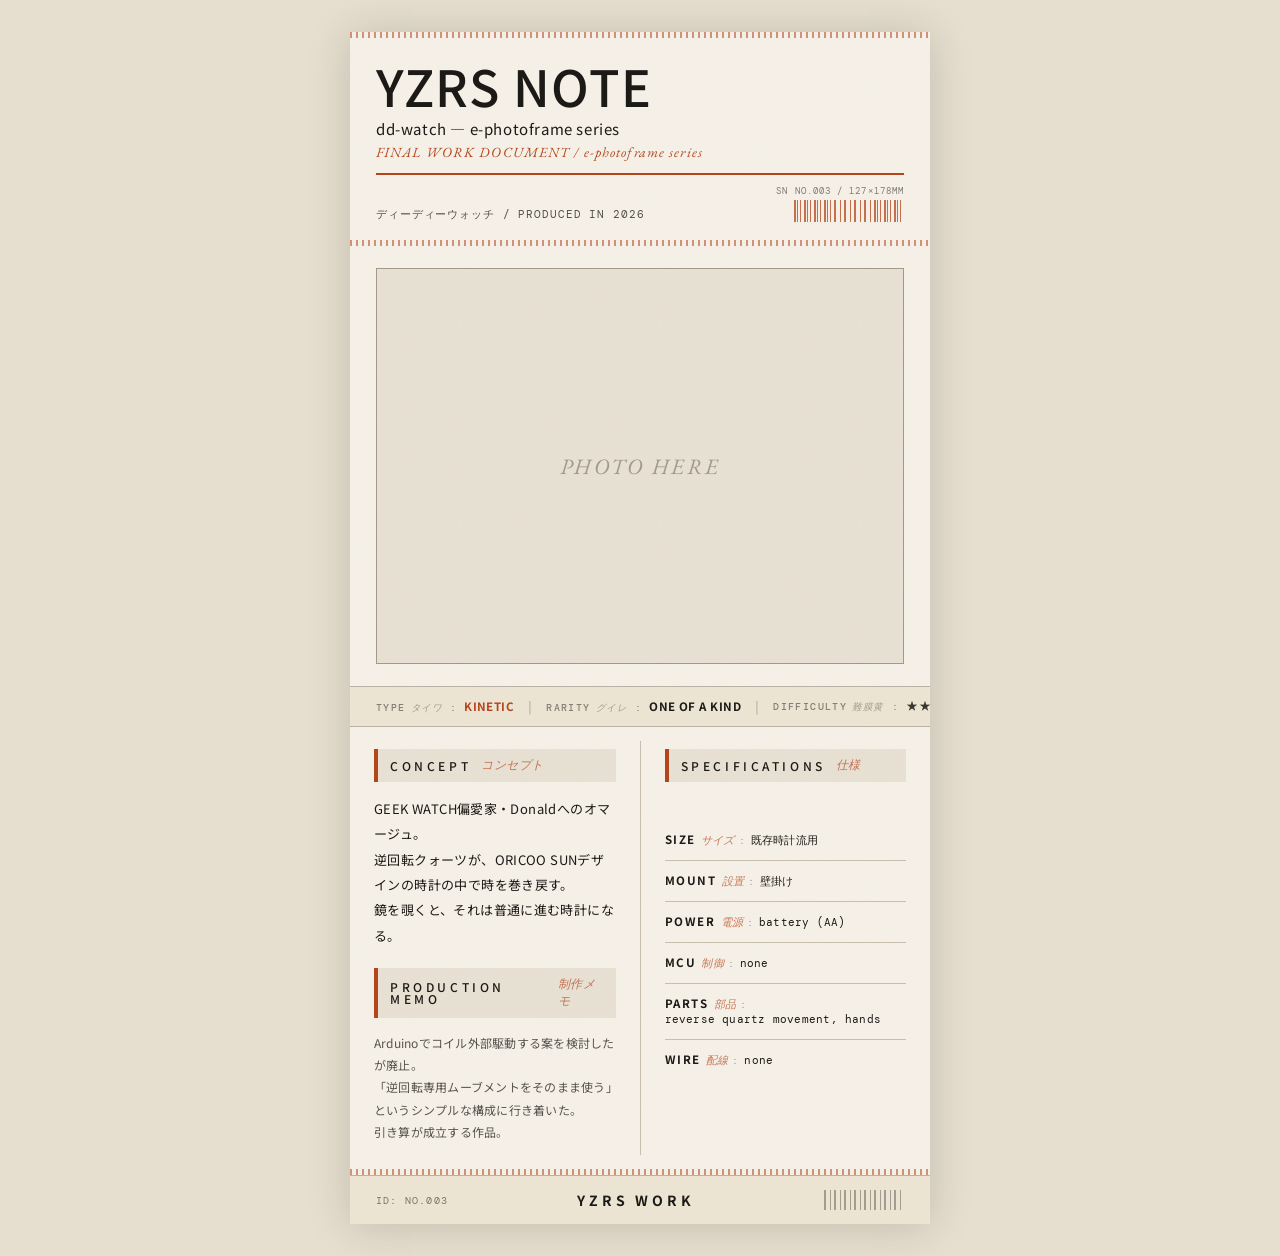
<file: archive/yzrs-note-dd-watch-preview.html>
<!DOCTYPE html>
<html lang="ja">
<head>
<meta charset="UTF-8">
<meta name="viewport" content="width=device-width, initial-scale=1.0">
<title>YZRS NOTE — dd-watch</title>
<link rel="preconnect" href="https://fonts.googleapis.com">
<link rel="preconnect" href="https://fonts.gstatic.com" crossorigin>
<link rel="stylesheet" href="https://fonts.googleapis.com/css2?family=DM+Mono:wght@400;500&family=EB+Garamond:ital,wght@1,400&family=Noto+Sans+JP:wght@400;500;700&display=swap">
<style>
:root {
  --f-jp:    'Noto Sans JP', 'Hiragino Kaku Gothic ProN', 'Yu Gothic', sans-serif;
  --f-serif: 'EB Garamond', 'Times New Roman', serif;
  --f-mono:  'DM Mono', ui-monospace, 'SFMono-Regular', Menlo, monospace;
  --c-ink:         #1c1a16;
  --c-paper:       #f0ebe3;
  --c-paper2:      #e8e1d4;
  --c-white:       #f6f1e8;
  --c-gray:        #a39a8a;
  --c-border:      #c8bfae;
  --c-muted:       #6f675b;
  --c-accent:      #b5451b;
  --c-accent-deep: #8e3514;
  --bar-bg:   #ede5d4;
  --bar-fg:   #1c1a16;
  --bar-soft: rgba(28,26,22,.5);
  --bar-rule: rgba(58,52,44,.28);
}
* { box-sizing: border-box; margin: 0; padding: 0; }
body {
  background: #e6dfd0;
  font-family: var(--f-mono);
  min-height: 100vh;
  display: flex;
  align-items: center;
  justify-content: center;
  padding: 32px 24px;
  color: var(--c-ink);
}
@media print {
  body { padding: 0; background: white; }
  .page { box-shadow: none !important; width: 148mm; }
  @page { size: A5 portrait; margin: 0; }
}
.page {
  width: 100%;
  max-width: 580px;
  background: var(--c-white);
  display: flex;
  flex-direction: column;
  position: relative;
  overflow: hidden;
  box-shadow: 0 2px 40px rgba(40,28,16,.18);
}
.page::after {
  content: '';
  position: absolute;
  inset: 0;
  background-image: url("data:image/svg+xml,%3Csvg xmlns='http://www.w3.org/2000/svg' width='200' height='200'%3E%3Cfilter id='n'%3E%3CfeTurbulence type='fractalNoise' baseFrequency='0.8' numOctaves='4' stitchTiles='stitch'/%3E%3C/filter%3E%3Crect width='200' height='200' filter='url(%23n)' opacity='0.04'/%3E%3C/svg%3E");
  pointer-events: none;
  z-index: 99;
  mix-blend-mode: multiply;
}
.ruler-dot {
  height: 6px;
  background: repeating-linear-gradient(90deg, var(--c-accent) 0, var(--c-accent) 2px, transparent 2px, transparent 6px);
  opacity: .55;
  flex-shrink: 0;
}
.header { padding: 24px 26px 18px; background: var(--c-white); }
.logo { font-family: var(--f-jp); font-weight: 500; font-size: clamp(34px, 8.5vw, 50px); color: var(--c-ink); line-height: .92; letter-spacing: .03em; display: block; }
.header-title-jp { font-family: var(--f-jp); font-weight: 400; font-size: clamp(12px, 3vw, 15px); color: var(--c-ink); letter-spacing: .04em; line-height: 1.4; margin-top: 10px; }
.header-title-en { font-family: var(--f-serif); font-style: italic; font-size: clamp(11px, 2.8vw, 14px); color: var(--c-accent); letter-spacing: .08em; margin-top: 4px; }
.header-meta { display: flex; justify-content: space-between; align-items: flex-end; margin-top: 12px; padding-top: 10px; border-top: 2px solid var(--c-accent); }
.meta-year { font-family: var(--f-mono); font-size: 11px; color: var(--c-ink); opacity: .75; letter-spacing: .08em; text-transform: uppercase; }
.meta-sn { display: flex; flex-direction: column; align-items: flex-end; gap: 3px; }
.sn-text { font-family: var(--f-mono); font-size: 9px; color: var(--c-ink); opacity: .55; letter-spacing: .12em; text-transform: uppercase; }
.barcode { width: 110px; height: 22px; background: repeating-linear-gradient(90deg, var(--c-accent) 0, var(--c-accent) 2px, transparent 2px, transparent 3.5px, var(--c-accent) 3.5px, var(--c-accent) 4px, transparent 4px, transparent 6px, var(--c-accent) 6px, var(--c-accent) 7px, transparent 7px, transparent 10px); opacity: .75; }
.visual-wrap { padding: 22px 26px; background: var(--c-white); }
.visual-box { width: 100%; aspect-ratio: 4/3; background: var(--c-paper2); border: 1.5px solid var(--c-gray); display: flex; align-items: center; justify-content: center; overflow: hidden; position: relative; }
.visual-box img { width: 100%; height: 100%; object-fit: cover; display: block; }
.photo-placeholder { font-family: var(--f-serif); font-style: italic; font-size: clamp(16px, 4vw, 22px); color: var(--c-gray); letter-spacing: .12em; }
.status-bar { background: var(--bar-bg); border-top: 1px solid var(--bar-rule); border-bottom: 1px solid var(--bar-rule); display: flex; align-items: center; padding: 0 26px; min-height: 40px; flex-shrink: 0; }
.status-item { display: flex; align-items: baseline; gap: 5px; white-space: nowrap; padding: 11px 0; }
.status-pipe { color: var(--bar-rule); font-family: var(--f-mono); font-size: 13px; padding: 0 12px; line-height: 1; }
.s-key { font-family: var(--f-mono); font-weight: 500; font-size: 10px; color: var(--bar-soft); letter-spacing: .14em; text-transform: uppercase; }
.s-ruby-inline { font-family: var(--f-serif); font-style: italic; font-size: 9.5px; color: var(--bar-soft); opacity: .7; letter-spacing: .05em; }
.s-colon { font-family: var(--f-mono); font-size: 10px; color: var(--bar-soft); padding: 0 3px; }
.s-val { font-family: var(--f-jp); font-weight: 700; font-size: 11.5px; color: var(--bar-fg); letter-spacing: .04em; text-transform: uppercase; }
.status-item.type-item .s-val { color: var(--c-accent); }
.stars-val { font-size: 12px; color: var(--bar-fg); opacity: .85; letter-spacing: 1px; }
.stars-val .dim { opacity: .3; }
.body { display: grid; grid-template-columns: 1fr 1px 1fr; background: var(--c-white); flex: 1; }
.col-divider { background: var(--c-border); width: 1px; margin: 14px 0; }
.col-left, .col-right { padding: 22px 24px 26px; display: flex; flex-direction: column; gap: 20px; }
.sec-header { display: flex; align-items: center; background: var(--c-paper2); border-left: 4px solid var(--c-accent); padding: 8px 12px; margin-bottom: 14px; }
.sec-title { font-family: var(--f-jp); font-weight: 500; font-size: 12px; color: var(--c-ink); letter-spacing: .3em; line-height: 1; }
.sec-ruby { font-family: var(--f-serif); font-style: italic; font-size: 12px; color: var(--c-accent); opacity: .7; letter-spacing: .04em; margin-left: 10px; }
.concept-text { font-family: var(--f-jp); font-weight: 400; font-size: 13px; line-height: 1.95; color: var(--c-ink); letter-spacing: .03em; }
.memo-section { margin-top: auto; display: flex; flex-direction: column; }
.memo-text { font-family: var(--f-jp); font-weight: 400; font-size: 12px; line-height: 1.85; color: var(--c-ink); opacity: .72; letter-spacing: .02em; }
.spec-list { margin-top: 4px; display: flex; flex-direction: column; }
.spec-item { padding: 11px 0; border-bottom: 1px solid var(--c-border); display: flex; align-items: baseline; flex-wrap: wrap; }
.spec-item:last-child { border-bottom: none; }
.spec-key { font-family: var(--f-jp); font-weight: 700; font-size: 11.5px; color: var(--c-ink); letter-spacing: .14em; text-transform: uppercase; margin-right: 5px; }
.spec-key-ruby { font-family: var(--f-serif); font-style: italic; font-size: 11px; color: var(--c-accent); opacity: .7; margin-right: 4px; letter-spacing: .02em; }
.spec-colon { font-family: var(--f-mono); font-size: 10px; color: var(--c-ink); opacity: .4; margin-right: 6px; }
.spec-val { font-family: var(--f-mono); font-size: 11px; color: var(--c-ink); line-height: 1.45; letter-spacing: .02em; }
.footer { background: var(--bar-bg); border-top: 1px solid var(--bar-rule); padding: 14px 26px; display: grid; grid-template-columns: auto 1fr auto; align-items: center; gap: 12px; flex-shrink: 0; }
.footer-id { font-family: var(--f-mono); font-size: 10px; color: var(--bar-fg); opacity: .55; letter-spacing: .12em; text-transform: uppercase; }
.footer-brand { font-family: var(--f-jp); font-weight: 700; font-size: 14px; color: var(--bar-fg); letter-spacing: .28em; text-align: center; text-transform: uppercase; }
.footer-barcode { width: 80px; height: 20px; background: repeating-linear-gradient(90deg, var(--bar-fg) 0, var(--bar-fg) 2px, transparent 2px, transparent 3.5px, var(--bar-fg) 3.5px, var(--bar-fg) 4px, transparent 4px, transparent 6px, var(--bar-fg) 6px, var(--bar-fg) 7px, transparent 7px, transparent 10px); opacity: .35; }
@media (max-width: 480px) {
  body { padding: 8px; }
  .logo { font-size: 34px; }
  .body { grid-template-columns: 1fr; }
  .col-divider { display: none; }
  .col-right { border-top: 1px solid var(--c-border); }
  .status-bar { flex-wrap: wrap; padding: 0 16px; }
  .status-pipe { padding: 0 6px; }
  .header, .visual-wrap, .col-left, .col-right, .footer { padding-left: 18px; padding-right: 18px; }
}
</style>
</head>
<body>

<div class="page">

  <div class="ruler-dot"></div>

  <div class="header">
    <span class="logo">YZRS NOTE</span>
    <div class="header-title-jp">dd-watch — e-photoframe series</div>
    <div class="header-title-en">FINAL WORK DOCUMENT / e-photoframe series</div>
    <div class="header-meta">
      <div class="meta-year">ディーディーウォッチ / PRODUCED IN 2026</div>
      <div class="meta-sn">
        <span class="sn-text">SN No.003 / 127×178mm</span>
        <div class="barcode"></div>
      </div>
    </div>
  </div>

  <div class="ruler-dot"></div>

  <div class="visual-wrap">
    <div class="visual-box">
      <span class="photo-placeholder">PHOTO HERE</span>
    </div>
  </div>

  <div class="status-bar">
    <div class="status-item type-item">
      <span class="s-key">TYPE</span>
      <span class="s-ruby-inline">タイワ</span>
      <span class="s-colon">:</span>
      <span class="s-val">kinetic</span>
    </div>
    <span class="status-pipe">|</span>
    <div class="status-item">
      <span class="s-key">RARITY</span>
      <span class="s-ruby-inline">グイレ</span>
      <span class="s-colon">:</span>
      <span class="s-val">one of a kind</span>
    </div>
    <span class="status-pipe">|</span>
    <div class="status-item">
      <span class="s-key">DIFFICULTY</span>
      <span class="s-ruby-inline">難膜黄</span>
      <span class="s-colon">:</span>
      <span class="stars-val">★★<span class="dim">★★★</span></span>
    </div>
  </div>

  <div class="body">

    <div class="col-left">
      <div>
        <div class="sec-header">
          <span class="sec-title">CONCEPT</span>
          <span class="sec-ruby">コンセプト</span>
        </div>
        <div class="concept-text">GEEK WATCH偏愛家・Donaldへのオマージュ。<br>逆回転クォーツが、ORICOO SUNデザインの時計の中で時を巻き戻す。<br>鏡を覗くと、それは普通に進む時計になる。</div>
      </div>
      <div class="memo-section">
        <div class="sec-header">
          <span class="sec-title">PRODUCTION MEMO</span>
          <span class="sec-ruby">制作メモ</span>
        </div>
        <div class="memo-text">Arduinoでコイル外部駆動する案を検討したが廃止。<br>「逆回転専用ムーブメントをそのまま使う」というシンプルな構成に行き着いた。<br>引き算が成立する作品。</div>
      </div>
    </div>

    <div class="col-divider"></div>

    <div class="col-right">
      <div class="sec-header">
        <span class="sec-title">SPECIFICATIONS</span>
        <span class="sec-ruby">仕様</span>
      </div>
      <div class="spec-list">
        <div class="spec-item">
          <span class="spec-key">SIZE</span>
          <span class="spec-key-ruby">サイズ</span>
          <span class="spec-colon">:</span>
          <span class="spec-val">既存時計流用</span>
        </div>
        <div class="spec-item">
          <span class="spec-key">MOUNT</span>
          <span class="spec-key-ruby">設置</span>
          <span class="spec-colon">:</span>
          <span class="spec-val">壁掛け</span>
        </div>
        <div class="spec-item">
          <span class="spec-key">POWER</span>
          <span class="spec-key-ruby">電源</span>
          <span class="spec-colon">:</span>
          <span class="spec-val">battery (AA)</span>
        </div>
        <div class="spec-item">
          <span class="spec-key">MCU</span>
          <span class="spec-key-ruby">制御</span>
          <span class="spec-colon">:</span>
          <span class="spec-val">none</span>
        </div>
        <div class="spec-item">
          <span class="spec-key">PARTS</span>
          <span class="spec-key-ruby">部品</span>
          <span class="spec-colon">:</span>
          <span class="spec-val">reverse quartz movement, hands</span>
        </div>
        <div class="spec-item">
          <span class="spec-key">WIRE</span>
          <span class="spec-key-ruby">配線</span>
          <span class="spec-colon">:</span>
          <span class="spec-val">none</span>
        </div>
      </div>
    </div>

  </div><!-- /body -->

  <div class="ruler-dot"></div>

  <div class="footer">
    <div class="footer-id">ID: No.003</div>
    <div class="footer-brand">YZRS WORK</div>
    <div class="footer-barcode"></div>
  </div>

</div>

</body>
</html>
</file>
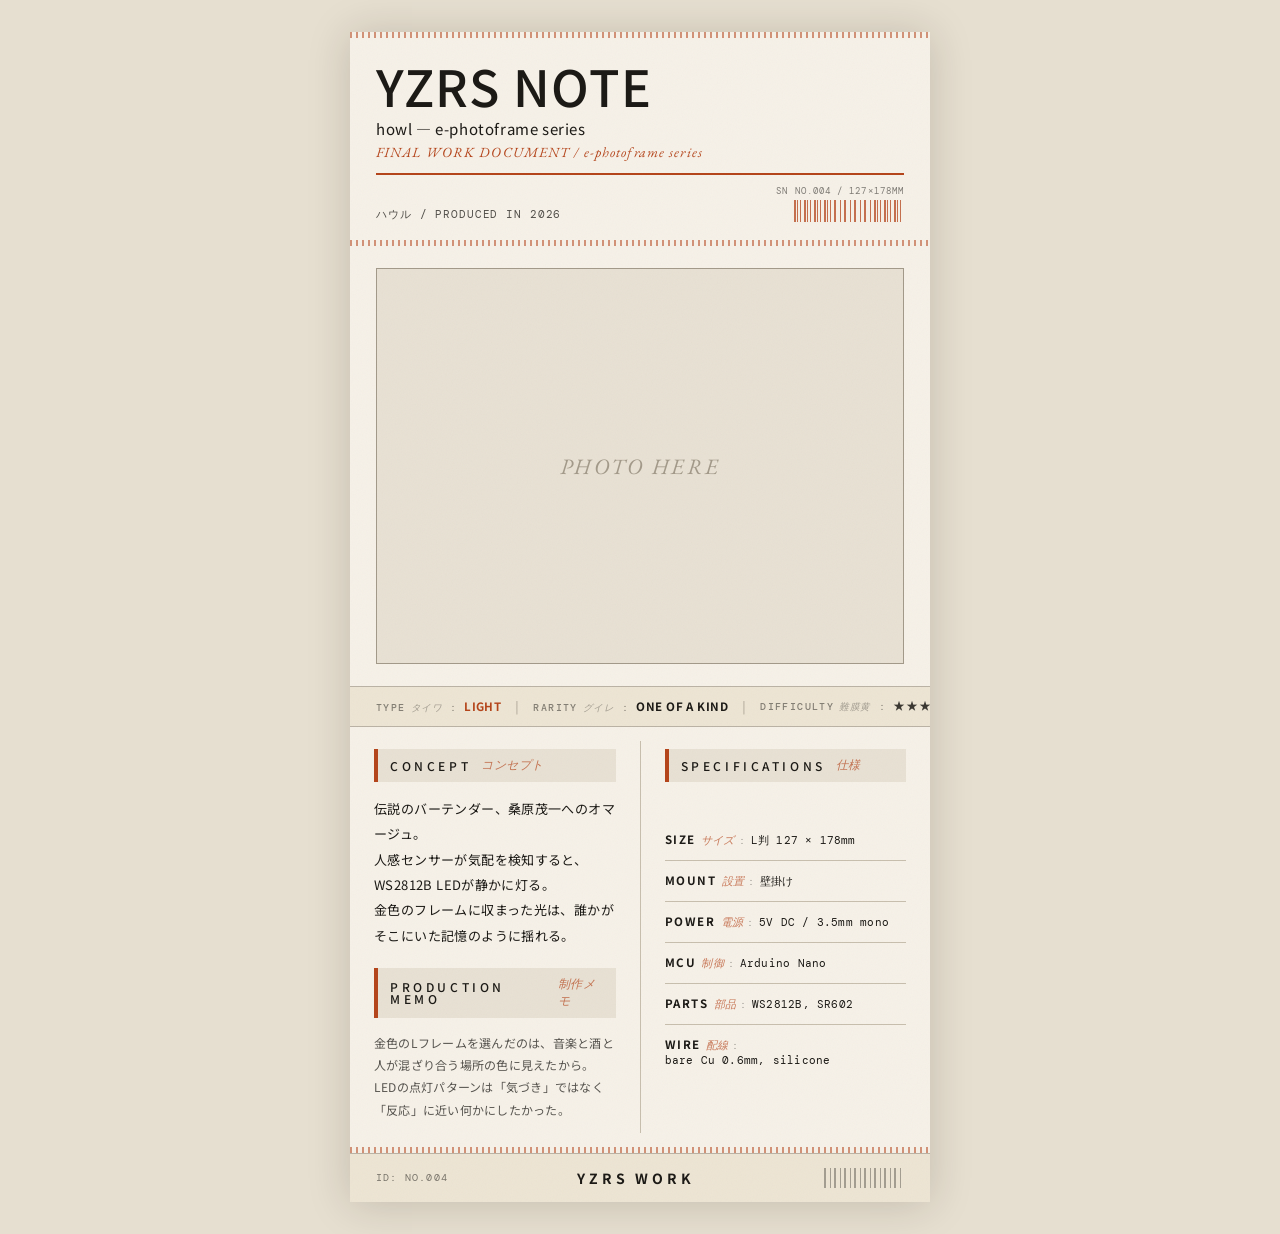
<file: archive/yzrs-note-howl-preview.html>
<!DOCTYPE html>
<html lang="ja">
<head>
<meta charset="UTF-8">
<meta name="viewport" content="width=device-width, initial-scale=1.0">
<title>YZRS NOTE — howl</title>

<!--
  DESIGN_SPEC
  ===========
  Project   : YZRS NOTE — 作品ページテンプレート
  Format    : A5 portrait / 印刷対応

  Palette
    --c-ink         #1c1a16   (dark ink)
    --c-paper       #f0ebe3   (paper)
    --c-paper2      #e8e1d4   (paper alt)
    --c-white       #f6f1e8   (warm white / page bg)
    --c-gray        #a39a8a
    --c-border      #c8bfae
    --c-muted       #6f675b
    --c-accent      #b5451b   (terracotta)
    --c-accent-deep #8e3514
    --bar-bg        #ede5d4   (cream bar)
    --bar-fg        #1c1a16
    --bar-soft      rgba(28,26,22,.5)
    --bar-rule      rgba(58,52,44,.28)
    body bg         #e6dfd0

  Fonts
    --f-jp    : Noto Sans JP 400/500/700 + fallback sans-serif
    --f-serif : EB Garamond italic 400  + fallback serif
    --f-mono  : DM Mono 400/500         + fallback monospace

  Print
    @page size: A5 portrait; margin: 0
    .page width: 148mm (screen: max-width 580px)

  Layout sections (top→bottom)
    ruler-dot / header / ruler-dot / visual-wrap /
    status-bar / body(col-left | divider | col-right) /
    ruler-dot / footer
-->

<link rel="preconnect" href="https://fonts.googleapis.com">
<link rel="preconnect" href="https://fonts.gstatic.com" crossorigin>
<link rel="stylesheet" href="https://fonts.googleapis.com/css2?family=DM+Mono:wght@400;500&family=EB+Garamond:ital,wght@1,400&family=Noto+Sans+JP:wght@400;500;700&display=swap">

<style>
:root {
  /* fonts */
  --f-jp:    'Noto Sans JP', 'Hiragino Kaku Gothic ProN', 'Yu Gothic', sans-serif;
  --f-serif: 'EB Garamond', 'Times New Roman', serif;
  --f-mono:  'DM Mono', ui-monospace, 'SFMono-Regular', Menlo, monospace;

  /* palette */
  --c-ink:         #1c1a16;
  --c-paper:       #f0ebe3;
  --c-paper2:      #e8e1d4;
  --c-white:       #f6f1e8;
  --c-gray:        #a39a8a;
  --c-border:      #c8bfae;
  --c-muted:       #6f675b;
  --c-accent:      #b5451b;
  --c-accent-deep: #8e3514;

  /* status / footer bar */
  --bar-bg:   #ede5d4;
  --bar-fg:   #1c1a16;
  --bar-soft: rgba(28,26,22,.5);
  --bar-rule: rgba(58,52,44,.28);
}

* { box-sizing: border-box; margin: 0; padding: 0; }

body {
  background: #e6dfd0;
  font-family: var(--f-mono);
  min-height: 100vh;
  display: flex;
  align-items: center;
  justify-content: center;
  padding: 32px 24px;
  color: var(--c-ink);
}

@media print {
  body { padding: 0; background: white; }
  .page { box-shadow: none !important; width: 148mm; }
  @page { size: A5 portrait; margin: 0; }
}

/* ── PAGE ── */
.page {
  width: 100%;
  max-width: 580px;
  background: var(--c-white);
  display: flex;
  flex-direction: column;
  position: relative;
  overflow: hidden;
  box-shadow: 0 2px 40px rgba(40,28,16,.18);
}

/* subtle paper grain overlay */
.page::after {
  content: '';
  position: absolute;
  inset: 0;
  background-image: url("data:image/svg+xml,%3Csvg xmlns='http://www.w3.org/2000/svg' width='200' height='200'%3E%3Cfilter id='n'%3E%3CfeTurbulence type='fractalNoise' baseFrequency='0.8' numOctaves='4' stitchTiles='stitch'/%3E%3C/filter%3E%3Crect width='200' height='200' filter='url(%23n)' opacity='0.04'/%3E%3C/svg%3E");
  pointer-events: none;
  z-index: 99;
  mix-blend-mode: multiply;
}

/* ── RULER (dotted terracotta stripe) ── */
.ruler-dot {
  height: 6px;
  background: repeating-linear-gradient(
    90deg,
    var(--c-accent) 0, var(--c-accent) 2px,
    transparent 2px, transparent 6px
  );
  opacity: .55;
  flex-shrink: 0;
}

/* ── HEADER ── */
.header {
  padding: 24px 26px 18px;
  background: var(--c-white);
}

.logo {
  font-family: var(--f-jp);
  font-weight: 500;
  font-size: clamp(34px, 8.5vw, 50px);
  color: var(--c-ink);
  line-height: .92;
  letter-spacing: .03em;
  display: block;
}

.header-title-jp {
  font-family: var(--f-jp);
  font-weight: 400;
  font-size: clamp(12px, 3vw, 15px);
  color: var(--c-ink);
  letter-spacing: .04em;
  line-height: 1.4;
  margin-top: 10px;
}

.header-title-en {
  font-family: var(--f-serif);
  font-style: italic;
  font-size: clamp(11px, 2.8vw, 14px);
  color: var(--c-accent);
  letter-spacing: .08em;
  margin-top: 4px;
}

.header-meta {
  display: flex;
  justify-content: space-between;
  align-items: flex-end;
  margin-top: 12px;
  padding-top: 10px;
  border-top: 2px solid var(--c-accent);
}

.meta-year {
  font-family: var(--f-mono);
  font-size: 11px;
  color: var(--c-ink);
  opacity: .75;
  letter-spacing: .08em;
  text-transform: uppercase;
}

.meta-sn {
  display: flex;
  flex-direction: column;
  align-items: flex-end;
  gap: 3px;
}
.sn-text {
  font-family: var(--f-mono);
  font-size: 9px;
  color: var(--c-ink);
  opacity: .55;
  letter-spacing: .12em;
  text-transform: uppercase;
}
.barcode {
  width: 110px;
  height: 22px;
  background: repeating-linear-gradient(
    90deg,
    var(--c-accent) 0, var(--c-accent) 2px,
    transparent 2px, transparent 3.5px,
    var(--c-accent) 3.5px, var(--c-accent) 4px,
    transparent 4px, transparent 6px,
    var(--c-accent) 6px, var(--c-accent) 7px,
    transparent 7px, transparent 10px
  );
  opacity: .75;
}

/* ── VISUAL (photo area) ── */
.visual-wrap {
  padding: 22px 26px;
  background: var(--c-white);
}

.visual-box {
  width: 100%;
  aspect-ratio: 4/3;
  background: var(--c-paper2);
  border: 1.5px solid var(--c-gray);
  display: flex;
  align-items: center;
  justify-content: center;
  overflow: hidden;
  position: relative;
}
.visual-box img {
  width: 100%;
  height: 100%;
  object-fit: cover;
  display: block;
}

.photo-placeholder {
  font-family: var(--f-serif);
  font-style: italic;
  font-size: clamp(16px, 4vw, 22px);
  color: var(--c-gray);
  letter-spacing: .12em;
}

/* ── STATUS BAR (cream background) ── */
.status-bar {
  background: var(--bar-bg);
  border-top: 1px solid var(--bar-rule);
  border-bottom: 1px solid var(--bar-rule);
  display: flex;
  align-items: center;
  padding: 0 26px;
  min-height: 40px;
  flex-shrink: 0;
}

.status-item {
  display: flex;
  align-items: baseline;
  gap: 5px;
  white-space: nowrap;
  padding: 11px 0;
}

.status-pipe {
  color: var(--bar-rule);
  font-family: var(--f-mono);
  font-size: 13px;
  padding: 0 12px;
  line-height: 1;
}

.s-key {
  font-family: var(--f-mono);
  font-weight: 500;
  font-size: 10px;
  color: var(--bar-soft);
  letter-spacing: .14em;
  text-transform: uppercase;
}
.s-ruby-inline {
  font-family: var(--f-serif);
  font-style: italic;
  font-size: 9.5px;
  color: var(--bar-soft);
  opacity: .7;
  letter-spacing: .05em;
}
.s-colon {
  font-family: var(--f-mono);
  font-size: 10px;
  color: var(--bar-soft);
  padding: 0 3px;
}
.s-val {
  font-family: var(--f-jp);
  font-weight: 700;
  font-size: 11.5px;
  color: var(--bar-fg);
  letter-spacing: .04em;
  text-transform: uppercase;
}
/* TYPE cell — terracotta accent */
.status-item.type-item .s-val { color: var(--c-accent); }

.stars-val {
  font-size: 12px;
  color: var(--bar-fg);
  opacity: .85;
  letter-spacing: 1px;
}
.stars-val .dim { opacity: .3; }

/* ── BODY (2-column) ── */
.body {
  display: grid;
  grid-template-columns: 1fr 1px 1fr;
  background: var(--c-white);
  flex: 1;
}

.col-divider {
  background: var(--c-border);
  width: 1px;
  margin: 14px 0;
}

.col-left,
.col-right {
  padding: 22px 24px 26px;
  display: flex;
  flex-direction: column;
  gap: 20px;
}

/* ── SECTION HEADER ── */
.sec-header {
  display: flex;
  align-items: center;
  background: var(--c-paper2);
  border-left: 4px solid var(--c-accent);
  padding: 8px 12px;
  margin-bottom: 14px;
}

.sec-title {
  font-family: var(--f-jp);
  font-weight: 500;
  font-size: 12px;
  color: var(--c-ink);
  letter-spacing: .3em;
  line-height: 1;
}
.sec-ruby {
  font-family: var(--f-serif);
  font-style: italic;
  font-size: 12px;
  color: var(--c-accent);
  opacity: .7;
  letter-spacing: .04em;
  margin-left: 10px;
}

/* ── BODY TEXT ── */
.concept-text {
  font-family: var(--f-jp);
  font-weight: 400;
  font-size: 13px;
  line-height: 1.95;
  color: var(--c-ink);
  letter-spacing: .03em;
}

.memo-section {
  margin-top: auto;
  display: flex;
  flex-direction: column;
}

.memo-text {
  font-family: var(--f-jp);
  font-weight: 400;
  font-size: 12px;
  line-height: 1.85;
  color: var(--c-ink);
  opacity: .72;
  letter-spacing: .02em;
}

/* ── SPEC LIST ── */
.spec-list {
  margin-top: 4px;
  display: flex;
  flex-direction: column;
}

.spec-item {
  padding: 11px 0;
  border-bottom: 1px solid var(--c-border);
  display: flex;
  align-items: baseline;
  flex-wrap: wrap;
}
.spec-item:last-child { border-bottom: none; }

.spec-key {
  font-family: var(--f-jp);
  font-weight: 700;
  font-size: 11.5px;
  color: var(--c-ink);
  letter-spacing: .14em;
  text-transform: uppercase;
  margin-right: 5px;
}
.spec-key-ruby {
  font-family: var(--f-serif);
  font-style: italic;
  font-size: 11px;
  color: var(--c-accent);
  opacity: .7;
  margin-right: 4px;
  letter-spacing: .02em;
}
.spec-colon {
  font-family: var(--f-mono);
  font-size: 10px;
  color: var(--c-ink);
  opacity: .4;
  margin-right: 6px;
}
.spec-val {
  font-family: var(--f-mono);
  font-size: 11px;
  color: var(--c-ink);
  line-height: 1.45;
  letter-spacing: .02em;
}

/* ── FOOTER (cream background) ── */
.footer {
  background: var(--bar-bg);
  border-top: 1px solid var(--bar-rule);
  padding: 14px 26px;
  display: grid;
  grid-template-columns: auto 1fr auto;
  align-items: center;
  gap: 12px;
  flex-shrink: 0;
}
.footer-id {
  font-family: var(--f-mono);
  font-size: 10px;
  color: var(--bar-fg);
  opacity: .55;
  letter-spacing: .12em;
  text-transform: uppercase;
}
.footer-brand {
  font-family: var(--f-jp);
  font-weight: 700;
  font-size: 14px;
  color: var(--bar-fg);
  letter-spacing: .28em;
  text-align: center;
  text-transform: uppercase;
}
.footer-barcode {
  width: 80px;
  height: 20px;
  background: repeating-linear-gradient(
    90deg,
    var(--bar-fg) 0, var(--bar-fg) 2px,
    transparent 2px, transparent 3.5px,
    var(--bar-fg) 3.5px, var(--bar-fg) 4px,
    transparent 4px, transparent 6px,
    var(--bar-fg) 6px, var(--bar-fg) 7px,
    transparent 7px, transparent 10px
  );
  opacity: .35;
}

/* ── RESPONSIVE ── */
@media (max-width: 480px) {
  body { padding: 8px; }
  .logo { font-size: 34px; }
  .body { grid-template-columns: 1fr; }
  .col-divider { display: none; }
  .col-right { border-top: 1px solid var(--c-border); }
  .status-bar { flex-wrap: wrap; padding: 0 16px; }
  .status-pipe { padding: 0 6px; }
  .header, .visual-wrap, .col-left, .col-right, .footer {
    padding-left: 18px;
    padding-right: 18px;
  }
}
</style>
</head>
<body>

<div class="page">

  <!-- RULER TOP -->
  <div class="ruler-dot"></div>

  <!-- HEADER -->
  <div class="header">
    <span class="logo">YZRS NOTE</span>
    <div class="header-title-jp">howl — e-photoframe series</div>
    <div class="header-title-en">FINAL WORK DOCUMENT / e-photoframe series</div>
    <div class="header-meta">
      <div class="meta-year">ハウル / PRODUCED IN 2026</div>
      <div class="meta-sn">
        <span class="sn-text">SN No.004 / 127×178mm</span>
        <div class="barcode"></div>
      </div>
    </div>
  </div>

  <!-- RULER 2 -->
  <div class="ruler-dot"></div>

  <!-- VISUAL -->
  <div class="visual-wrap">
    <div class="visual-box">
      <span class="photo-placeholder">PHOTO HERE</span>
    </div>
  </div>

  <!-- STATUS BAR -->
  <div class="status-bar">
    <div class="status-item type-item">
      <span class="s-key">TYPE</span>
      <span class="s-ruby-inline">タイワ</span>
      <span class="s-colon">:</span>
      <span class="s-val">light</span>
    </div>
    <span class="status-pipe">|</span>
    <div class="status-item">
      <span class="s-key">RARITY</span>
      <span class="s-ruby-inline">グイレ</span>
      <span class="s-colon">:</span>
      <span class="s-val">one of a kind</span>
    </div>
    <span class="status-pipe">|</span>
    <div class="status-item">
      <span class="s-key">DIFFICULTY</span>
      <span class="s-ruby-inline">難膜黄</span>
      <span class="s-colon">:</span>
      <span class="stars-val">★★★<span class="dim">★★</span></span>
    </div>
  </div>

  <!-- BODY -->
  <div class="body">

    <div class="col-left">
      <div>
        <div class="sec-header">
          <span class="sec-title">CONCEPT</span>
          <span class="sec-ruby">コンセプト</span>
        </div>
        <div class="concept-text">伝説のバーテンダー、桑原茂一へのオマージュ。<br>人感センサーが気配を検知すると、WS2812B LEDが静かに灯る。<br>金色のフレームに収まった光は、誰かがそこにいた記憶のように揺れる。</div>
      </div>
      <div class="memo-section">
        <div class="sec-header">
          <span class="sec-title">PRODUCTION MEMO</span>
          <span class="sec-ruby">制作メモ</span>
        </div>
        <div class="memo-text">金色のLフレームを選んだのは、音楽と酒と人が混ざり合う場所の色に見えたから。<br>LEDの点灯パターンは「気づき」ではなく「反応」に近い何かにしたかった。</div>
      </div>
    </div>

    <div class="col-divider"></div>

    <div class="col-right">
      <div class="sec-header">
        <span class="sec-title">SPECIFICATIONS</span>
        <span class="sec-ruby">仕様</span>
      </div>
      <div class="spec-list">
        <div class="spec-item">
          <span class="spec-key">SIZE</span>
          <span class="spec-key-ruby">サイズ</span>
          <span class="spec-colon">:</span>
          <span class="spec-val">L判 127 × 178mm</span>
        </div>
        <div class="spec-item">
          <span class="spec-key">MOUNT</span>
          <span class="spec-key-ruby">設置</span>
          <span class="spec-colon">:</span>
          <span class="spec-val">壁掛け</span>
        </div>
        <div class="spec-item">
          <span class="spec-key">POWER</span>
          <span class="spec-key-ruby">電源</span>
          <span class="spec-colon">:</span>
          <span class="spec-val">5V DC / 3.5mm mono</span>
        </div>
        <div class="spec-item">
          <span class="spec-key">MCU</span>
          <span class="spec-key-ruby">制御</span>
          <span class="spec-colon">:</span>
          <span class="spec-val">Arduino Nano</span>
        </div>
        <div class="spec-item">
          <span class="spec-key">PARTS</span>
          <span class="spec-key-ruby">部品</span>
          <span class="spec-colon">:</span>
          <span class="spec-val">WS2812B, SR602</span>
        </div>
        <div class="spec-item">
          <span class="spec-key">WIRE</span>
          <span class="spec-key-ruby">配線</span>
          <span class="spec-colon">:</span>
          <span class="spec-val">bare Cu 0.6mm, silicone</span>
        </div>
      </div>
    </div>

  </div><!-- /body -->

  <!-- RULER BOTTOM -->
  <div class="ruler-dot"></div>

  <!-- FOOTER -->
  <div class="footer">
    <div class="footer-id">ID: No.004</div>
    <div class="footer-brand">YZRS WORK</div>
    <div class="footer-barcode"></div>
  </div>

</div>

</body>
</html>
</file>
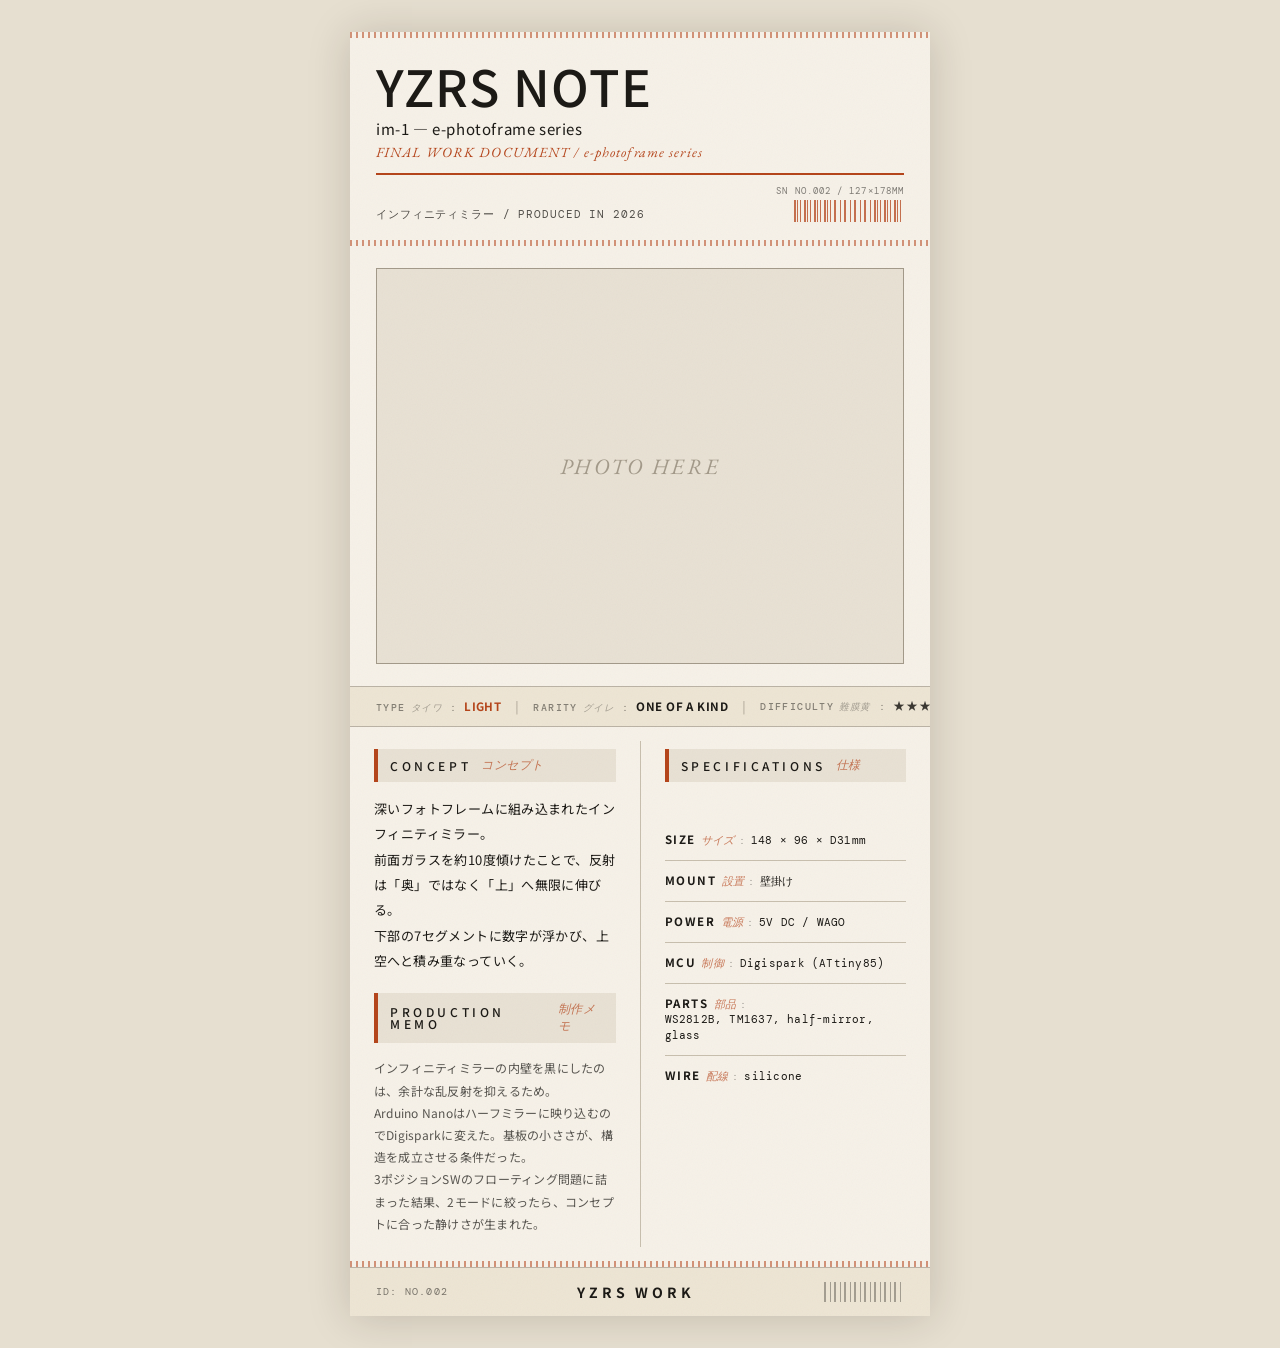
<file: archive/yzrs-note-im-1-preview.html>
<!DOCTYPE html>
<html lang="ja">
<head>
<meta charset="UTF-8">
<meta name="viewport" content="width=device-width, initial-scale=1.0">
<title>YZRS NOTE — im-1</title>
<link rel="preconnect" href="https://fonts.googleapis.com">
<link rel="preconnect" href="https://fonts.gstatic.com" crossorigin>
<link rel="stylesheet" href="https://fonts.googleapis.com/css2?family=DM+Mono:wght@400;500&family=EB+Garamond:ital,wght@1,400&family=Noto+Sans+JP:wght@400;500;700&display=swap">
<style>
:root {
  --f-jp:    'Noto Sans JP', 'Hiragino Kaku Gothic ProN', 'Yu Gothic', sans-serif;
  --f-serif: 'EB Garamond', 'Times New Roman', serif;
  --f-mono:  'DM Mono', ui-monospace, 'SFMono-Regular', Menlo, monospace;
  --c-ink:         #1c1a16;
  --c-paper:       #f0ebe3;
  --c-paper2:      #e8e1d4;
  --c-white:       #f6f1e8;
  --c-gray:        #a39a8a;
  --c-border:      #c8bfae;
  --c-muted:       #6f675b;
  --c-accent:      #b5451b;
  --c-accent-deep: #8e3514;
  --bar-bg:   #ede5d4;
  --bar-fg:   #1c1a16;
  --bar-soft: rgba(28,26,22,.5);
  --bar-rule: rgba(58,52,44,.28);
}
* { box-sizing: border-box; margin: 0; padding: 0; }
body {
  background: #e6dfd0;
  font-family: var(--f-mono);
  min-height: 100vh;
  display: flex;
  align-items: center;
  justify-content: center;
  padding: 32px 24px;
  color: var(--c-ink);
}
@media print {
  body { padding: 0; background: white; }
  .page { box-shadow: none !important; width: 148mm; }
  @page { size: A5 portrait; margin: 0; }
}
.page {
  width: 100%;
  max-width: 580px;
  background: var(--c-white);
  display: flex;
  flex-direction: column;
  position: relative;
  overflow: hidden;
  box-shadow: 0 2px 40px rgba(40,28,16,.18);
}
.page::after {
  content: '';
  position: absolute;
  inset: 0;
  background-image: url("data:image/svg+xml,%3Csvg xmlns='http://www.w3.org/2000/svg' width='200' height='200'%3E%3Cfilter id='n'%3E%3CfeTurbulence type='fractalNoise' baseFrequency='0.8' numOctaves='4' stitchTiles='stitch'/%3E%3C/filter%3E%3Crect width='200' height='200' filter='url(%23n)' opacity='0.04'/%3E%3C/svg%3E");
  pointer-events: none;
  z-index: 99;
  mix-blend-mode: multiply;
}
.ruler-dot {
  height: 6px;
  background: repeating-linear-gradient(90deg, var(--c-accent) 0, var(--c-accent) 2px, transparent 2px, transparent 6px);
  opacity: .55;
  flex-shrink: 0;
}
.header { padding: 24px 26px 18px; background: var(--c-white); }
.logo { font-family: var(--f-jp); font-weight: 500; font-size: clamp(34px, 8.5vw, 50px); color: var(--c-ink); line-height: .92; letter-spacing: .03em; display: block; }
.header-title-jp { font-family: var(--f-jp); font-weight: 400; font-size: clamp(12px, 3vw, 15px); color: var(--c-ink); letter-spacing: .04em; line-height: 1.4; margin-top: 10px; }
.header-title-en { font-family: var(--f-serif); font-style: italic; font-size: clamp(11px, 2.8vw, 14px); color: var(--c-accent); letter-spacing: .08em; margin-top: 4px; }
.header-meta { display: flex; justify-content: space-between; align-items: flex-end; margin-top: 12px; padding-top: 10px; border-top: 2px solid var(--c-accent); }
.meta-year { font-family: var(--f-mono); font-size: 11px; color: var(--c-ink); opacity: .75; letter-spacing: .08em; text-transform: uppercase; }
.meta-sn { display: flex; flex-direction: column; align-items: flex-end; gap: 3px; }
.sn-text { font-family: var(--f-mono); font-size: 9px; color: var(--c-ink); opacity: .55; letter-spacing: .12em; text-transform: uppercase; }
.barcode { width: 110px; height: 22px; background: repeating-linear-gradient(90deg, var(--c-accent) 0, var(--c-accent) 2px, transparent 2px, transparent 3.5px, var(--c-accent) 3.5px, var(--c-accent) 4px, transparent 4px, transparent 6px, var(--c-accent) 6px, var(--c-accent) 7px, transparent 7px, transparent 10px); opacity: .75; }
.visual-wrap { padding: 22px 26px; background: var(--c-white); }
.visual-box { width: 100%; aspect-ratio: 4/3; background: var(--c-paper2); border: 1.5px solid var(--c-gray); display: flex; align-items: center; justify-content: center; overflow: hidden; position: relative; }
.visual-box img { width: 100%; height: 100%; object-fit: cover; display: block; }
.photo-placeholder { font-family: var(--f-serif); font-style: italic; font-size: clamp(16px, 4vw, 22px); color: var(--c-gray); letter-spacing: .12em; }
.status-bar { background: var(--bar-bg); border-top: 1px solid var(--bar-rule); border-bottom: 1px solid var(--bar-rule); display: flex; align-items: center; padding: 0 26px; min-height: 40px; flex-shrink: 0; }
.status-item { display: flex; align-items: baseline; gap: 5px; white-space: nowrap; padding: 11px 0; }
.status-pipe { color: var(--bar-rule); font-family: var(--f-mono); font-size: 13px; padding: 0 12px; line-height: 1; }
.s-key { font-family: var(--f-mono); font-weight: 500; font-size: 10px; color: var(--bar-soft); letter-spacing: .14em; text-transform: uppercase; }
.s-ruby-inline { font-family: var(--f-serif); font-style: italic; font-size: 9.5px; color: var(--bar-soft); opacity: .7; letter-spacing: .05em; }
.s-colon { font-family: var(--f-mono); font-size: 10px; color: var(--bar-soft); padding: 0 3px; }
.s-val { font-family: var(--f-jp); font-weight: 700; font-size: 11.5px; color: var(--bar-fg); letter-spacing: .04em; text-transform: uppercase; }
.status-item.type-item .s-val { color: var(--c-accent); }
.stars-val { font-size: 12px; color: var(--bar-fg); opacity: .85; letter-spacing: 1px; }
.stars-val .dim { opacity: .3; }
.body { display: grid; grid-template-columns: 1fr 1px 1fr; background: var(--c-white); flex: 1; }
.col-divider { background: var(--c-border); width: 1px; margin: 14px 0; }
.col-left, .col-right { padding: 22px 24px 26px; display: flex; flex-direction: column; gap: 20px; }
.sec-header { display: flex; align-items: center; background: var(--c-paper2); border-left: 4px solid var(--c-accent); padding: 8px 12px; margin-bottom: 14px; }
.sec-title { font-family: var(--f-jp); font-weight: 500; font-size: 12px; color: var(--c-ink); letter-spacing: .3em; line-height: 1; }
.sec-ruby { font-family: var(--f-serif); font-style: italic; font-size: 12px; color: var(--c-accent); opacity: .7; letter-spacing: .04em; margin-left: 10px; }
.concept-text { font-family: var(--f-jp); font-weight: 400; font-size: 13px; line-height: 1.95; color: var(--c-ink); letter-spacing: .03em; }
.memo-section { margin-top: auto; display: flex; flex-direction: column; }
.memo-text { font-family: var(--f-jp); font-weight: 400; font-size: 12px; line-height: 1.85; color: var(--c-ink); opacity: .72; letter-spacing: .02em; }
.spec-list { margin-top: 4px; display: flex; flex-direction: column; }
.spec-item { padding: 11px 0; border-bottom: 1px solid var(--c-border); display: flex; align-items: baseline; flex-wrap: wrap; }
.spec-item:last-child { border-bottom: none; }
.spec-key { font-family: var(--f-jp); font-weight: 700; font-size: 11.5px; color: var(--c-ink); letter-spacing: .14em; text-transform: uppercase; margin-right: 5px; }
.spec-key-ruby { font-family: var(--f-serif); font-style: italic; font-size: 11px; color: var(--c-accent); opacity: .7; margin-right: 4px; letter-spacing: .02em; }
.spec-colon { font-family: var(--f-mono); font-size: 10px; color: var(--c-ink); opacity: .4; margin-right: 6px; }
.spec-val { font-family: var(--f-mono); font-size: 11px; color: var(--c-ink); line-height: 1.45; letter-spacing: .02em; }
.footer { background: var(--bar-bg); border-top: 1px solid var(--bar-rule); padding: 14px 26px; display: grid; grid-template-columns: auto 1fr auto; align-items: center; gap: 12px; flex-shrink: 0; }
.footer-id { font-family: var(--f-mono); font-size: 10px; color: var(--bar-fg); opacity: .55; letter-spacing: .12em; text-transform: uppercase; }
.footer-brand { font-family: var(--f-jp); font-weight: 700; font-size: 14px; color: var(--bar-fg); letter-spacing: .28em; text-align: center; text-transform: uppercase; }
.footer-barcode { width: 80px; height: 20px; background: repeating-linear-gradient(90deg, var(--bar-fg) 0, var(--bar-fg) 2px, transparent 2px, transparent 3.5px, var(--bar-fg) 3.5px, var(--bar-fg) 4px, transparent 4px, transparent 6px, var(--bar-fg) 6px, var(--bar-fg) 7px, transparent 7px, transparent 10px); opacity: .35; }
@media (max-width: 480px) {
  body { padding: 8px; }
  .logo { font-size: 34px; }
  .body { grid-template-columns: 1fr; }
  .col-divider { display: none; }
  .col-right { border-top: 1px solid var(--c-border); }
  .status-bar { flex-wrap: wrap; padding: 0 16px; }
  .status-pipe { padding: 0 6px; }
  .header, .visual-wrap, .col-left, .col-right, .footer { padding-left: 18px; padding-right: 18px; }
}
</style>
</head>
<body>

<div class="page">

  <div class="ruler-dot"></div>

  <div class="header">
    <span class="logo">YZRS NOTE</span>
    <div class="header-title-jp">im-1 — e-photoframe series</div>
    <div class="header-title-en">FINAL WORK DOCUMENT / e-photoframe series</div>
    <div class="header-meta">
      <div class="meta-year">インフィニティミラー / PRODUCED IN 2026</div>
      <div class="meta-sn">
        <span class="sn-text">SN No.002 / 127×178mm</span>
        <div class="barcode"></div>
      </div>
    </div>
  </div>

  <div class="ruler-dot"></div>

  <div class="visual-wrap">
    <div class="visual-box">
      <span class="photo-placeholder">PHOTO HERE</span>
    </div>
  </div>

  <div class="status-bar">
    <div class="status-item type-item">
      <span class="s-key">TYPE</span>
      <span class="s-ruby-inline">タイワ</span>
      <span class="s-colon">:</span>
      <span class="s-val">light</span>
    </div>
    <span class="status-pipe">|</span>
    <div class="status-item">
      <span class="s-key">RARITY</span>
      <span class="s-ruby-inline">グイレ</span>
      <span class="s-colon">:</span>
      <span class="s-val">one of a kind</span>
    </div>
    <span class="status-pipe">|</span>
    <div class="status-item">
      <span class="s-key">DIFFICULTY</span>
      <span class="s-ruby-inline">難膜黄</span>
      <span class="s-colon">:</span>
      <span class="stars-val">★★★★<span class="dim">★</span></span>
    </div>
  </div>

  <div class="body">

    <div class="col-left">
      <div>
        <div class="sec-header">
          <span class="sec-title">CONCEPT</span>
          <span class="sec-ruby">コンセプト</span>
        </div>
        <div class="concept-text">深いフォトフレームに組み込まれたインフィニティミラー。<br>前面ガラスを約10度傾けたことで、反射は「奥」ではなく「上」へ無限に伸びる。<br>下部の7セグメントに数字が浮かび、上空へと積み重なっていく。</div>
      </div>
      <div class="memo-section">
        <div class="sec-header">
          <span class="sec-title">PRODUCTION MEMO</span>
          <span class="sec-ruby">制作メモ</span>
        </div>
        <div class="memo-text">インフィニティミラーの内壁を黒にしたのは、余計な乱反射を抑えるため。<br>Arduino Nanoはハーフミラーに映り込むのでDigisparkに変えた。基板の小ささが、構造を成立させる条件だった。<br>3ポジションSWのフローティング問題に詰まった結果、2モードに絞ったら、コンセプトに合った静けさが生まれた。</div>
      </div>
    </div>

    <div class="col-divider"></div>

    <div class="col-right">
      <div class="sec-header">
        <span class="sec-title">SPECIFICATIONS</span>
        <span class="sec-ruby">仕様</span>
      </div>
      <div class="spec-list">
        <div class="spec-item">
          <span class="spec-key">SIZE</span>
          <span class="spec-key-ruby">サイズ</span>
          <span class="spec-colon">:</span>
          <span class="spec-val">148 × 96 × D31mm</span>
        </div>
        <div class="spec-item">
          <span class="spec-key">MOUNT</span>
          <span class="spec-key-ruby">設置</span>
          <span class="spec-colon">:</span>
          <span class="spec-val">壁掛け</span>
        </div>
        <div class="spec-item">
          <span class="spec-key">POWER</span>
          <span class="spec-key-ruby">電源</span>
          <span class="spec-colon">:</span>
          <span class="spec-val">5V DC / WAGO</span>
        </div>
        <div class="spec-item">
          <span class="spec-key">MCU</span>
          <span class="spec-key-ruby">制御</span>
          <span class="spec-colon">:</span>
          <span class="spec-val">Digispark (ATtiny85)</span>
        </div>
        <div class="spec-item">
          <span class="spec-key">PARTS</span>
          <span class="spec-key-ruby">部品</span>
          <span class="spec-colon">:</span>
          <span class="spec-val">WS2812B, TM1637, half-mirror, glass</span>
        </div>
        <div class="spec-item">
          <span class="spec-key">WIRE</span>
          <span class="spec-key-ruby">配線</span>
          <span class="spec-colon">:</span>
          <span class="spec-val">silicone</span>
        </div>
      </div>
    </div>

  </div><!-- /body -->

  <div class="ruler-dot"></div>

  <div class="footer">
    <div class="footer-id">ID: No.002</div>
    <div class="footer-brand">YZRS WORK</div>
    <div class="footer-barcode"></div>
  </div>

</div>

</body>
</html>
</file>
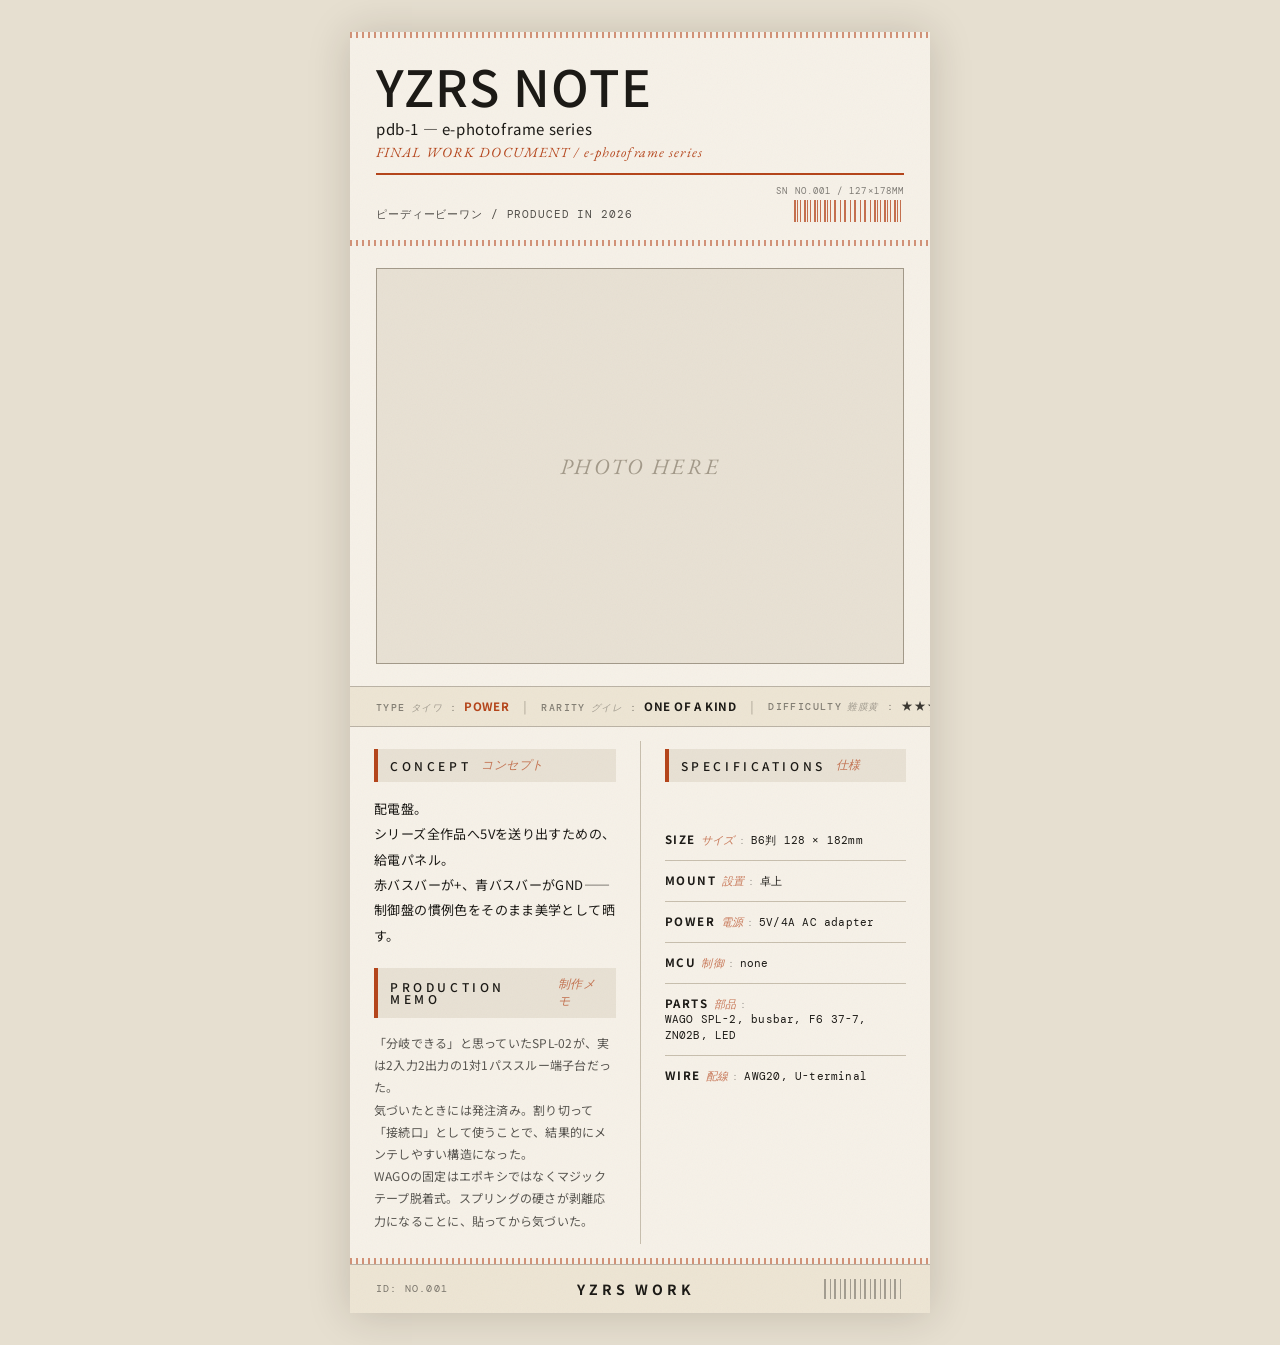
<file: archive/yzrs-note-pdb-1-preview.html>
<!DOCTYPE html>
<html lang="ja">
<head>
<meta charset="UTF-8">
<meta name="viewport" content="width=device-width, initial-scale=1.0">
<title>YZRS NOTE — pdb-1</title>
<link rel="preconnect" href="https://fonts.googleapis.com">
<link rel="preconnect" href="https://fonts.gstatic.com" crossorigin>
<link rel="stylesheet" href="https://fonts.googleapis.com/css2?family=DM+Mono:wght@400;500&family=EB+Garamond:ital,wght@1,400&family=Noto+Sans+JP:wght@400;500;700&display=swap">
<style>
:root {
  --f-jp:    'Noto Sans JP', 'Hiragino Kaku Gothic ProN', 'Yu Gothic', sans-serif;
  --f-serif: 'EB Garamond', 'Times New Roman', serif;
  --f-mono:  'DM Mono', ui-monospace, 'SFMono-Regular', Menlo, monospace;
  --c-ink:         #1c1a16;
  --c-paper:       #f0ebe3;
  --c-paper2:      #e8e1d4;
  --c-white:       #f6f1e8;
  --c-gray:        #a39a8a;
  --c-border:      #c8bfae;
  --c-muted:       #6f675b;
  --c-accent:      #b5451b;
  --c-accent-deep: #8e3514;
  --bar-bg:   #ede5d4;
  --bar-fg:   #1c1a16;
  --bar-soft: rgba(28,26,22,.5);
  --bar-rule: rgba(58,52,44,.28);
}
* { box-sizing: border-box; margin: 0; padding: 0; }
body {
  background: #e6dfd0;
  font-family: var(--f-mono);
  min-height: 100vh;
  display: flex;
  align-items: center;
  justify-content: center;
  padding: 32px 24px;
  color: var(--c-ink);
}
@media print {
  body { padding: 0; background: white; }
  .page { box-shadow: none !important; width: 148mm; }
  @page { size: A5 portrait; margin: 0; }
}
.page {
  width: 100%;
  max-width: 580px;
  background: var(--c-white);
  display: flex;
  flex-direction: column;
  position: relative;
  overflow: hidden;
  box-shadow: 0 2px 40px rgba(40,28,16,.18);
}
.page::after {
  content: '';
  position: absolute;
  inset: 0;
  background-image: url("data:image/svg+xml,%3Csvg xmlns='http://www.w3.org/2000/svg' width='200' height='200'%3E%3Cfilter id='n'%3E%3CfeTurbulence type='fractalNoise' baseFrequency='0.8' numOctaves='4' stitchTiles='stitch'/%3E%3C/filter%3E%3Crect width='200' height='200' filter='url(%23n)' opacity='0.04'/%3E%3C/svg%3E");
  pointer-events: none;
  z-index: 99;
  mix-blend-mode: multiply;
}
.ruler-dot {
  height: 6px;
  background: repeating-linear-gradient(90deg, var(--c-accent) 0, var(--c-accent) 2px, transparent 2px, transparent 6px);
  opacity: .55;
  flex-shrink: 0;
}
.header { padding: 24px 26px 18px; background: var(--c-white); }
.logo {
  font-family: var(--f-jp);
  font-weight: 500;
  font-size: clamp(34px, 8.5vw, 50px);
  color: var(--c-ink);
  line-height: .92;
  letter-spacing: .03em;
  display: block;
}
.header-title-jp {
  font-family: var(--f-jp);
  font-weight: 400;
  font-size: clamp(12px, 3vw, 15px);
  color: var(--c-ink);
  letter-spacing: .04em;
  line-height: 1.4;
  margin-top: 10px;
}
.header-title-en {
  font-family: var(--f-serif);
  font-style: italic;
  font-size: clamp(11px, 2.8vw, 14px);
  color: var(--c-accent);
  letter-spacing: .08em;
  margin-top: 4px;
}
.header-meta {
  display: flex;
  justify-content: space-between;
  align-items: flex-end;
  margin-top: 12px;
  padding-top: 10px;
  border-top: 2px solid var(--c-accent);
}
.meta-year {
  font-family: var(--f-mono);
  font-size: 11px;
  color: var(--c-ink);
  opacity: .75;
  letter-spacing: .08em;
  text-transform: uppercase;
}
.meta-sn { display: flex; flex-direction: column; align-items: flex-end; gap: 3px; }
.sn-text {
  font-family: var(--f-mono);
  font-size: 9px;
  color: var(--c-ink);
  opacity: .55;
  letter-spacing: .12em;
  text-transform: uppercase;
}
.barcode {
  width: 110px;
  height: 22px;
  background: repeating-linear-gradient(90deg, var(--c-accent) 0, var(--c-accent) 2px, transparent 2px, transparent 3.5px, var(--c-accent) 3.5px, var(--c-accent) 4px, transparent 4px, transparent 6px, var(--c-accent) 6px, var(--c-accent) 7px, transparent 7px, transparent 10px);
  opacity: .75;
}
.visual-wrap { padding: 22px 26px; background: var(--c-white); }
.visual-box {
  width: 100%;
  aspect-ratio: 4/3;
  background: var(--c-paper2);
  border: 1.5px solid var(--c-gray);
  display: flex;
  align-items: center;
  justify-content: center;
  overflow: hidden;
  position: relative;
}
.visual-box img { width: 100%; height: 100%; object-fit: cover; display: block; }
.photo-placeholder {
  font-family: var(--f-serif);
  font-style: italic;
  font-size: clamp(16px, 4vw, 22px);
  color: var(--c-gray);
  letter-spacing: .12em;
}
.status-bar {
  background: var(--bar-bg);
  border-top: 1px solid var(--bar-rule);
  border-bottom: 1px solid var(--bar-rule);
  display: flex;
  align-items: center;
  padding: 0 26px;
  min-height: 40px;
  flex-shrink: 0;
}
.status-item { display: flex; align-items: baseline; gap: 5px; white-space: nowrap; padding: 11px 0; }
.status-pipe { color: var(--bar-rule); font-family: var(--f-mono); font-size: 13px; padding: 0 12px; line-height: 1; }
.s-key { font-family: var(--f-mono); font-weight: 500; font-size: 10px; color: var(--bar-soft); letter-spacing: .14em; text-transform: uppercase; }
.s-ruby-inline { font-family: var(--f-serif); font-style: italic; font-size: 9.5px; color: var(--bar-soft); opacity: .7; letter-spacing: .05em; }
.s-colon { font-family: var(--f-mono); font-size: 10px; color: var(--bar-soft); padding: 0 3px; }
.s-val { font-family: var(--f-jp); font-weight: 700; font-size: 11.5px; color: var(--bar-fg); letter-spacing: .04em; text-transform: uppercase; }
.status-item.type-item .s-val { color: var(--c-accent); }
.stars-val { font-size: 12px; color: var(--bar-fg); opacity: .85; letter-spacing: 1px; }
.stars-val .dim { opacity: .3; }
.body { display: grid; grid-template-columns: 1fr 1px 1fr; background: var(--c-white); flex: 1; }
.col-divider { background: var(--c-border); width: 1px; margin: 14px 0; }
.col-left, .col-right { padding: 22px 24px 26px; display: flex; flex-direction: column; gap: 20px; }
.sec-header { display: flex; align-items: center; background: var(--c-paper2); border-left: 4px solid var(--c-accent); padding: 8px 12px; margin-bottom: 14px; }
.sec-title { font-family: var(--f-jp); font-weight: 500; font-size: 12px; color: var(--c-ink); letter-spacing: .3em; line-height: 1; }
.sec-ruby { font-family: var(--f-serif); font-style: italic; font-size: 12px; color: var(--c-accent); opacity: .7; letter-spacing: .04em; margin-left: 10px; }
.concept-text { font-family: var(--f-jp); font-weight: 400; font-size: 13px; line-height: 1.95; color: var(--c-ink); letter-spacing: .03em; }
.memo-section { margin-top: auto; display: flex; flex-direction: column; }
.memo-text { font-family: var(--f-jp); font-weight: 400; font-size: 12px; line-height: 1.85; color: var(--c-ink); opacity: .72; letter-spacing: .02em; }
.spec-list { margin-top: 4px; display: flex; flex-direction: column; }
.spec-item { padding: 11px 0; border-bottom: 1px solid var(--c-border); display: flex; align-items: baseline; flex-wrap: wrap; }
.spec-item:last-child { border-bottom: none; }
.spec-key { font-family: var(--f-jp); font-weight: 700; font-size: 11.5px; color: var(--c-ink); letter-spacing: .14em; text-transform: uppercase; margin-right: 5px; }
.spec-key-ruby { font-family: var(--f-serif); font-style: italic; font-size: 11px; color: var(--c-accent); opacity: .7; margin-right: 4px; letter-spacing: .02em; }
.spec-colon { font-family: var(--f-mono); font-size: 10px; color: var(--c-ink); opacity: .4; margin-right: 6px; }
.spec-val { font-family: var(--f-mono); font-size: 11px; color: var(--c-ink); line-height: 1.45; letter-spacing: .02em; }
.footer { background: var(--bar-bg); border-top: 1px solid var(--bar-rule); padding: 14px 26px; display: grid; grid-template-columns: auto 1fr auto; align-items: center; gap: 12px; flex-shrink: 0; }
.footer-id { font-family: var(--f-mono); font-size: 10px; color: var(--bar-fg); opacity: .55; letter-spacing: .12em; text-transform: uppercase; }
.footer-brand { font-family: var(--f-jp); font-weight: 700; font-size: 14px; color: var(--bar-fg); letter-spacing: .28em; text-align: center; text-transform: uppercase; }
.footer-barcode { width: 80px; height: 20px; background: repeating-linear-gradient(90deg, var(--bar-fg) 0, var(--bar-fg) 2px, transparent 2px, transparent 3.5px, var(--bar-fg) 3.5px, var(--bar-fg) 4px, transparent 4px, transparent 6px, var(--bar-fg) 6px, var(--bar-fg) 7px, transparent 7px, transparent 10px); opacity: .35; }
@media (max-width: 480px) {
  body { padding: 8px; }
  .logo { font-size: 34px; }
  .body { grid-template-columns: 1fr; }
  .col-divider { display: none; }
  .col-right { border-top: 1px solid var(--c-border); }
  .status-bar { flex-wrap: wrap; padding: 0 16px; }
  .status-pipe { padding: 0 6px; }
  .header, .visual-wrap, .col-left, .col-right, .footer { padding-left: 18px; padding-right: 18px; }
}
</style>
</head>
<body>

<div class="page">

  <div class="ruler-dot"></div>

  <div class="header">
    <span class="logo">YZRS NOTE</span>
    <div class="header-title-jp">pdb-1 — e-photoframe series</div>
    <div class="header-title-en">FINAL WORK DOCUMENT / e-photoframe series</div>
    <div class="header-meta">
      <div class="meta-year">ピーディービーワン / PRODUCED IN 2026</div>
      <div class="meta-sn">
        <span class="sn-text">SN No.001 / 127×178mm</span>
        <div class="barcode"></div>
      </div>
    </div>
  </div>

  <div class="ruler-dot"></div>

  <div class="visual-wrap">
    <div class="visual-box">
      <span class="photo-placeholder">PHOTO HERE</span>
    </div>
  </div>

  <div class="status-bar">
    <div class="status-item type-item">
      <span class="s-key">TYPE</span>
      <span class="s-ruby-inline">タイワ</span>
      <span class="s-colon">:</span>
      <span class="s-val">power</span>
    </div>
    <span class="status-pipe">|</span>
    <div class="status-item">
      <span class="s-key">RARITY</span>
      <span class="s-ruby-inline">グイレ</span>
      <span class="s-colon">:</span>
      <span class="s-val">one of a kind</span>
    </div>
    <span class="status-pipe">|</span>
    <div class="status-item">
      <span class="s-key">DIFFICULTY</span>
      <span class="s-ruby-inline">難膜黄</span>
      <span class="s-colon">:</span>
      <span class="stars-val">★★★★<span class="dim">★</span></span>
    </div>
  </div>

  <div class="body">

    <div class="col-left">
      <div>
        <div class="sec-header">
          <span class="sec-title">CONCEPT</span>
          <span class="sec-ruby">コンセプト</span>
        </div>
        <div class="concept-text">配電盤。<br>シリーズ全作品へ5Vを送り出すための、給電パネル。<br>赤バスバーが+、青バスバーがGND——制御盤の慣例色をそのまま美学として晒す。</div>
      </div>
      <div class="memo-section">
        <div class="sec-header">
          <span class="sec-title">PRODUCTION MEMO</span>
          <span class="sec-ruby">制作メモ</span>
        </div>
        <div class="memo-text">「分岐できる」と思っていたSPL-02が、実は2入力2出力の1対1パススルー端子台だった。<br>気づいたときには発注済み。割り切って「接続口」として使うことで、結果的にメンテしやすい構造になった。<br>WAGOの固定はエポキシではなくマジックテープ脱着式。スプリングの硬さが剥離応力になることに、貼ってから気づいた。</div>
      </div>
    </div>

    <div class="col-divider"></div>

    <div class="col-right">
      <div class="sec-header">
        <span class="sec-title">SPECIFICATIONS</span>
        <span class="sec-ruby">仕様</span>
      </div>
      <div class="spec-list">
        <div class="spec-item">
          <span class="spec-key">SIZE</span>
          <span class="spec-key-ruby">サイズ</span>
          <span class="spec-colon">:</span>
          <span class="spec-val">B6判 128 × 182mm</span>
        </div>
        <div class="spec-item">
          <span class="spec-key">MOUNT</span>
          <span class="spec-key-ruby">設置</span>
          <span class="spec-colon">:</span>
          <span class="spec-val">卓上</span>
        </div>
        <div class="spec-item">
          <span class="spec-key">POWER</span>
          <span class="spec-key-ruby">電源</span>
          <span class="spec-colon">:</span>
          <span class="spec-val">5V/4A AC adapter</span>
        </div>
        <div class="spec-item">
          <span class="spec-key">MCU</span>
          <span class="spec-key-ruby">制御</span>
          <span class="spec-colon">:</span>
          <span class="spec-val">none</span>
        </div>
        <div class="spec-item">
          <span class="spec-key">PARTS</span>
          <span class="spec-key-ruby">部品</span>
          <span class="spec-colon">:</span>
          <span class="spec-val">WAGO SPL-2, busbar, F6 37-7, ZN02B, LED</span>
        </div>
        <div class="spec-item">
          <span class="spec-key">WIRE</span>
          <span class="spec-key-ruby">配線</span>
          <span class="spec-colon">:</span>
          <span class="spec-val">AWG20, U-terminal</span>
        </div>
      </div>
    </div>

  </div><!-- /body -->

  <div class="ruler-dot"></div>

  <div class="footer">
    <div class="footer-id">ID: No.001</div>
    <div class="footer-brand">YZRS WORK</div>
    <div class="footer-barcode"></div>
  </div>

</div>

</body>
</html>
</file>
